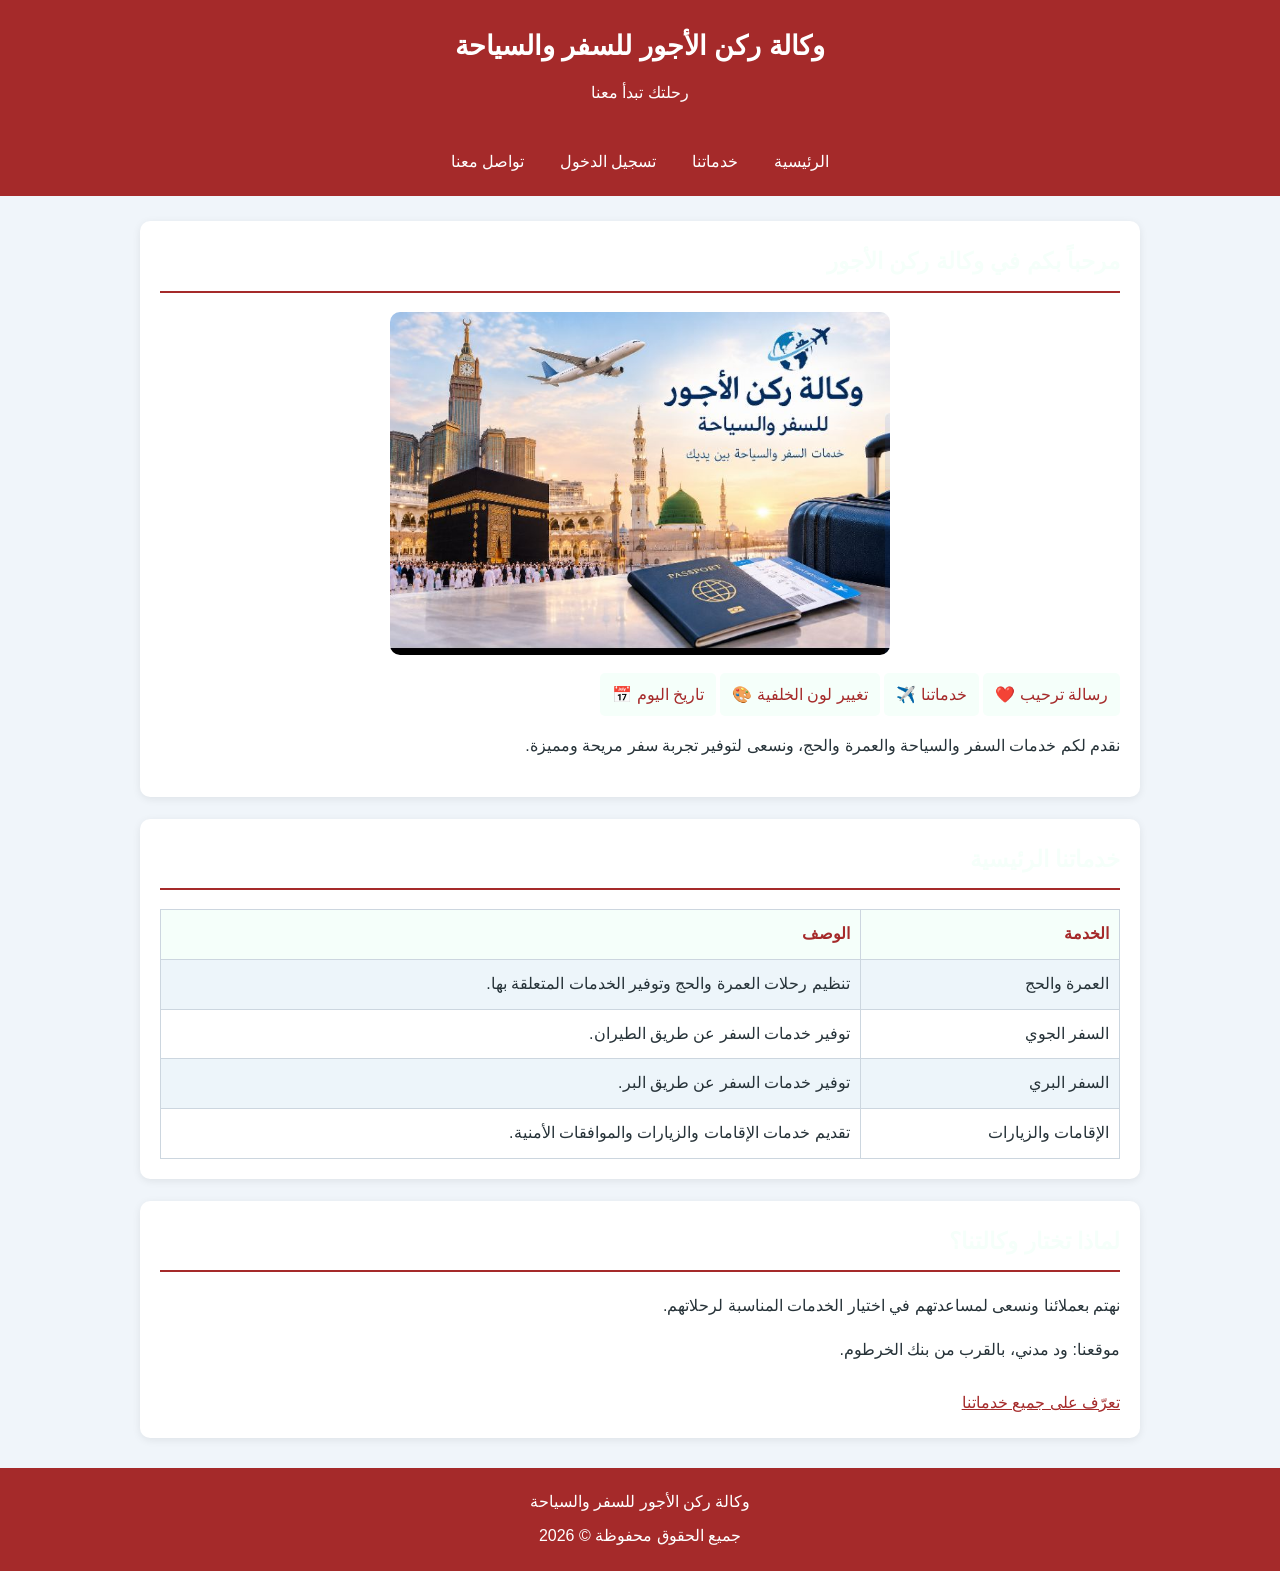
<file: index.html>
<!DOCTYPE html>
<html lang="ar" dir="rtl">

<head>
    <meta charset="UTF-8">
    <meta name="viewport" content="width=device-width, initial-scale=1.0">
    <title>وكالة ركن الأجور للسفر والسياحة</title>

    <link rel="stylesheet" href="CSS/style.css">
</head>

<body>

<header>
    <h1>وكالة ركن الأجور للسفر والسياحة</h1>
    <p>رحلتك تبدأ معنا</p>
</header>

<nav>
    <a href="index.html">الرئيسية</a>
    <a href="services.html">خدماتنا</a>
    <a href="login.html">تسجيل الدخول</a>
    <a href="contact.html">تواصل معنا</a>
</nav>

<main>

    <section>
        <h2>مرحباً بكم في وكالة ركن الأجور</h2>

        <img src="img/rukn.jpg" alt="وكالة ركن الأجور للسفر والسياحة">

        <!-- أزرار JavaScript -->
        <div class="home-buttons">

            <button type="button" onclick="showMessage()">
                رسالة ترحيب ❤️
            </button>

            <button type="button" onclick="showServices()">
                خدماتنا ✈️
            </button>

            <button type="button" onclick="changeBackground()">
                تغيير لون الخلفية 🎨
            </button>

            <button type="button" onclick="showDate()">
                تاريخ اليوم 📅
            </button>

        </div>

        <p>
            نقدم لكم خدمات السفر والسياحة والعمرة والحج،
            ونسعى لتوفير تجربة سفر مريحة ومميزة.
        </p>
    </section>

    <section>
        <h2>خدماتنا الرئيسية</h2>

        <table>
            <tr>
                <th>الخدمة</th>
                <th>الوصف</th>
            </tr>

            <tr>
                <td>العمرة والحج</td>
                <td>تنظيم رحلات العمرة والحج وتوفير الخدمات المتعلقة بها.</td>
            </tr>

            <tr>
                <td>السفر الجوي</td>
                <td>توفير خدمات السفر عن طريق الطيران.</td>
            </tr>

            <tr>
                <td>السفر البري</td>
                <td>توفير خدمات السفر عن طريق البر.</td>
            </tr>

            <tr>
                <td>الإقامات والزيارات</td>
                <td>تقديم خدمات الإقامات والزيارات والموافقات الأمنية.</td>
            </tr>
        </table>
    </section>

    <section>
        <h2>لماذا تختار وكالتنا؟</h2>

        <p>
            نهتم بعملائنا ونسعى لمساعدتهم في اختيار الخدمات
            المناسبة لرحلاتهم.
        </p>

        <p>
            موقعنا: ود مدني، بالقرب من بنك الخرطوم.
        </p>

        <a href="services.html">تعرّف على جميع خدماتنا</a>
    </section>

</main>

<footer>
    <p>وكالة ركن الأجور للسفر والسياحة</p>
    <p>جميع الحقوق محفوظة &copy; 2026</p>
</footer>

<!-- ربط ملف JavaScript -->
<script>
function showMessage() {
    alert("مرحباً بكم في وكالة ركن الأجور للسفر والسياحة! ❤️");
}

function showServices() {
    alert("خدماتنا:\nالحج والعمرة\nالسفر الجوي\nالسفر البري\nالإقامات والزيارات\nالموافقات الأمنية");
}

function changeBackground() {
    document.body.style.backgroundColor = "lightpink";
}

function showDate() {
    alert("تاريخ اليوم: " + new Date().toLocaleDateString());
}
</script>
<script src="JS/script.js"></script>
</body>
</html>
</file>
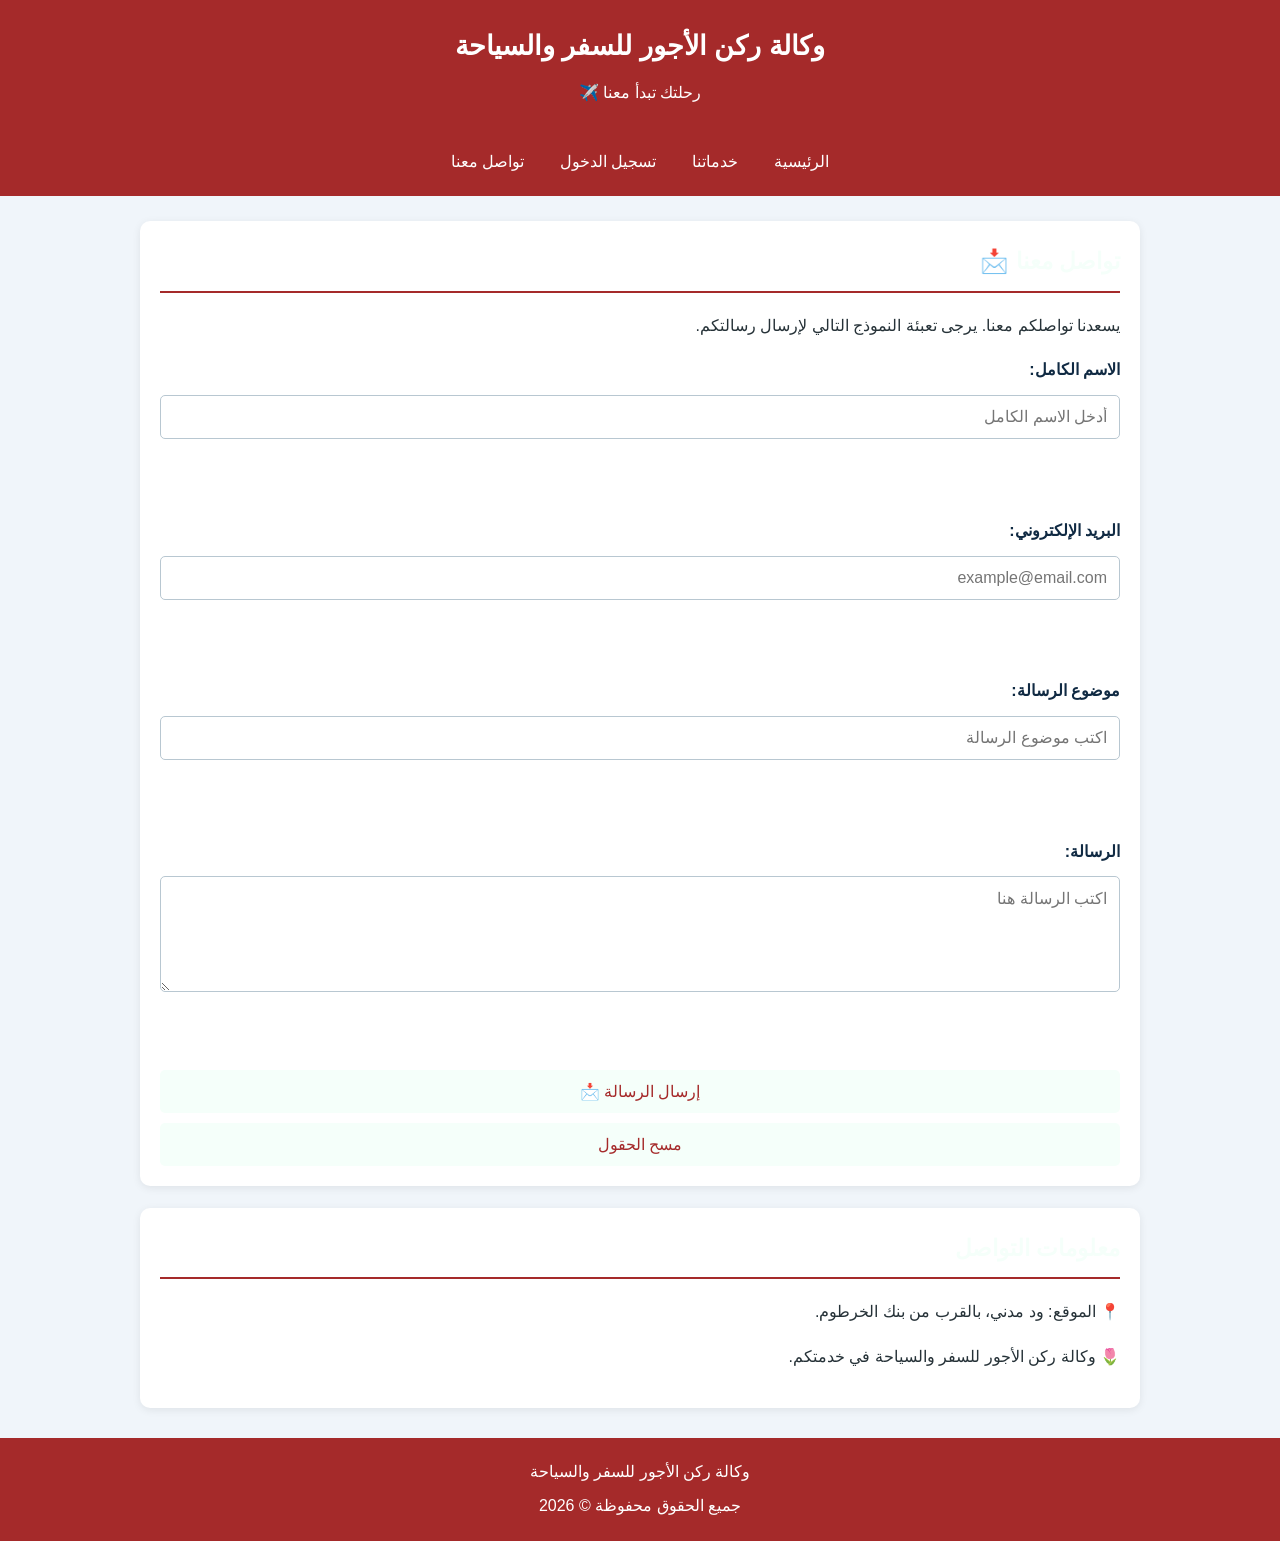
<file: contact.html>
<!DOCTYPE html>
<html lang="ar" dir="rtl">
<head>
    <meta charset="UTF-8">
    <meta name="viewport" content="width=device-width, initial-scale=1.0">
    <title>تواصل معنا - وكالة ركن الأجور</title>
    <link rel="stylesheet" href="CSS/style.css">
</head>
<body>

<header>
    <h1>وكالة ركن الأجور للسفر والسياحة</h1>
    <p>رحلتك تبدأ معنا ✈️</p>
</header>

<nav>
    <a href="index.html">الرئيسية</a>
    <a href="services.html">خدماتنا</a>
    <a href="login.html">تسجيل الدخول</a>
    <a href="contact.html">تواصل معنا</a>
</nav>

<main>
    <section>
        <h2>تواصل معنا 📩</h2>
        <p>يسعدنا تواصلكم معنا. يرجى تعبئة النموذج التالي لإرسال رسالتكم.</p>

        <form action="PHP/contact.php" method="POST">

            <label for="name">الاسم الكامل:</label>
            <input type="text" id="name" name="name"
                   placeholder="أدخل الاسم الكامل" required>

            <br><br>

            <label for="email">البريد الإلكتروني:</label>
            <input type="email" id="email" name="email"
                   placeholder="example@email.com" required>

            <br><br>

            <label for="subject">موضوع الرسالة:</label>
            <input type="text" id="subject" name="subject"
                   placeholder="اكتب موضوع الرسالة" required>

            <br><br>

            <label for="message">الرسالة:</label>
            <textarea id="message" name="message" rows="5"
                      placeholder="اكتب الرسالة هنا" required></textarea>

            <br><br>

            <button type="submit">إرسال الرسالة 📩</button>
            <button type="reset">مسح الحقول</button>

        </form>
    </section>

    <section>
        <h2>معلومات التواصل</h2>
        <p>📍 الموقع: ود مدني، بالقرب من بنك الخرطوم.</p>
        <p>🌷 وكالة ركن الأجور للسفر والسياحة في خدمتكم.</p>
    </section>
</main>

<footer>
    <p>وكالة ركن الأجور للسفر والسياحة</p>
    <p>جميع الحقوق محفوظة &copy; 2026</p>
</footer>

</body>
    </html>
</file>
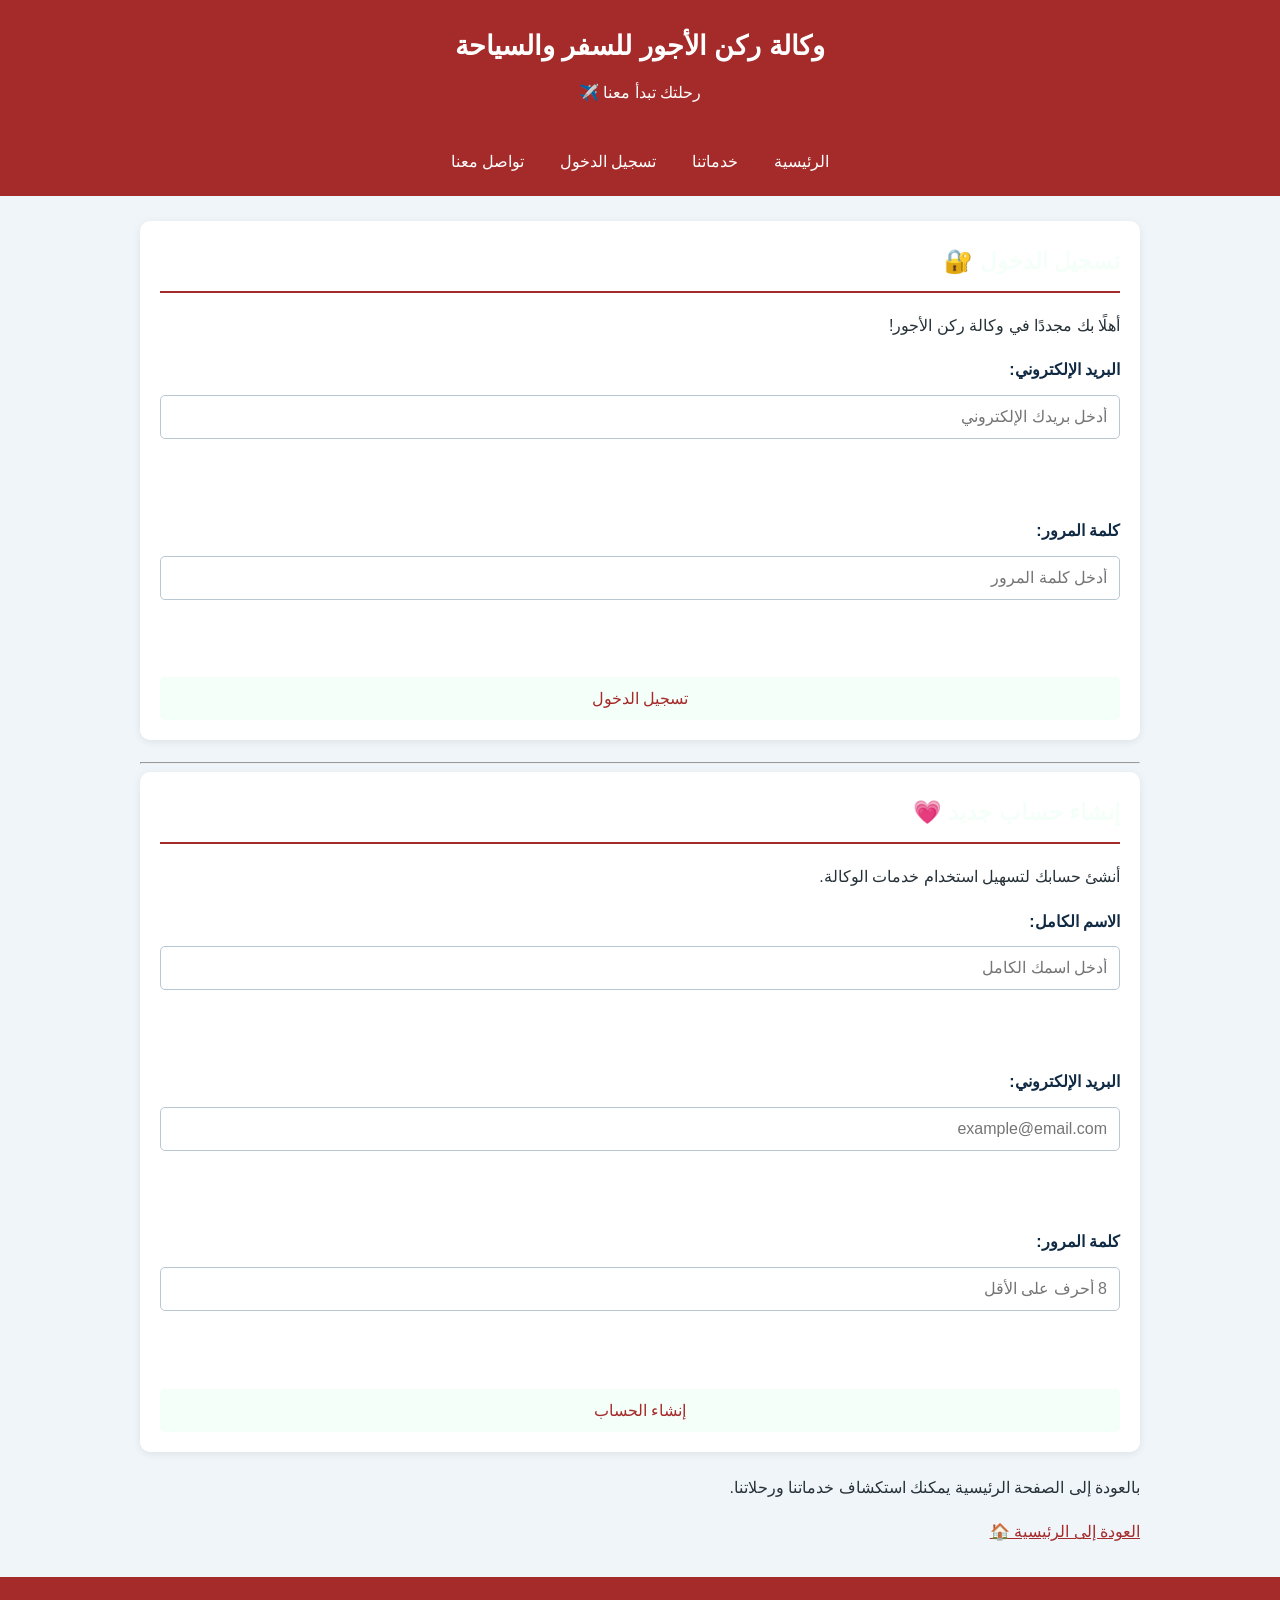
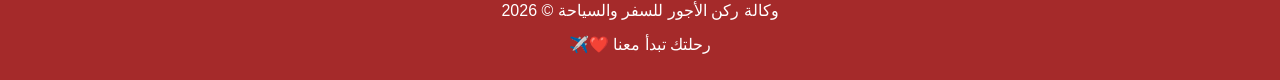
<file: login.html>
<!DOCTYPE html>
<html lang="ar" dir="rtl"><head>
    <meta charset="UTF-8">
    <meta name="viewport" content="width=device-width, initial-scale=1.0"><title>تسجيل الدخول - وكالة ركن الأجور للسفر والسياحة</title>

<link rel="stylesheet" href="CSS/style.css">

</head><body><header>
    <h1>وكالة ركن الأجور للسفر والسياحة</h1>
    <p>رحلتك تبدأ معنا ✈️</p>
</header>

<nav>
    <a href="index.html">الرئيسية</a>
    <a href="services.html">خدماتنا</a>
    <a href="login.html">تسجيل الدخول</a>
    <a href="contact.html">تواصل معنا</a>
</nav>

<main class="auth-container">

    <!-- تسجيل الدخول -->
    <section class="auth-form">

        <h2>تسجيل الدخول 🔐</h2>

        <p>أهلًا بك مجددًا في وكالة ركن الأجور!</p>

        <form action="PHP/login.php" method="POST">

            <label for="login-email">البريد الإلكتروني:</label>

            <input
                type="email"
                id="login-email"
                name="email"
                placeholder="أدخل بريدك الإلكتروني"
                autocomplete="email"
                required
            >

            <br><br>

            <label for="login-password">كلمة المرور:</label>

            <input
                type="password"
                id="login-password"
                name="password"
                placeholder="أدخل كلمة المرور"
                autocomplete="current-password"
                required
            >

            <br><br>

            <button type="submit">تسجيل الدخول</button>

        </form>

    </section>

    <hr>

    <!-- إنشاء حساب جديد -->
    <section class="auth-form">

        <h2>إنشاء حساب جديد 💗</h2>

        <p>أنشئ حسابك لتسهيل استخدام خدمات الوكالة.</p>

        <form action="PHP/register.php" method="POST">

            <label for="register-name">الاسم الكامل:</label>

            <input
                type="text"
                id="register-name"
                name="name"
                placeholder="أدخل اسمك الكامل"
                autocomplete="name"
                maxlength="100"
                required
            >

            <br><br>

            <label for="register-email">البريد الإلكتروني:</label>

            <input
                type="email"
                id="register-email"
                name="email"
                placeholder="example@email.com"
                autocomplete="email"
                required
            >

            <br><br>

            <label for="register-password">كلمة المرور:</label>

            <input
                type="password"
                id="register-password"
                name="password"
                placeholder="8 أحرف على الأقل"
                autocomplete="new-password"
                minlength="8"
                required
            >

            <br><br>

            <button type="submit">إنشاء الحساب</button>

        </form>

    </section>

    <p>
        بالعودة إلى الصفحة الرئيسية يمكنك استكشاف خدماتنا ورحلاتنا.
    </p>

    <a href="index.html">العودة إلى الرئيسية 🏠</a>

</main>

<footer>
    <p>وكالة ركن الأجور للسفر والسياحة © 2026</p>
    <p>رحلتك تبدأ معنا ❤️✈️</p>
</footer>

</body></html>
</file>
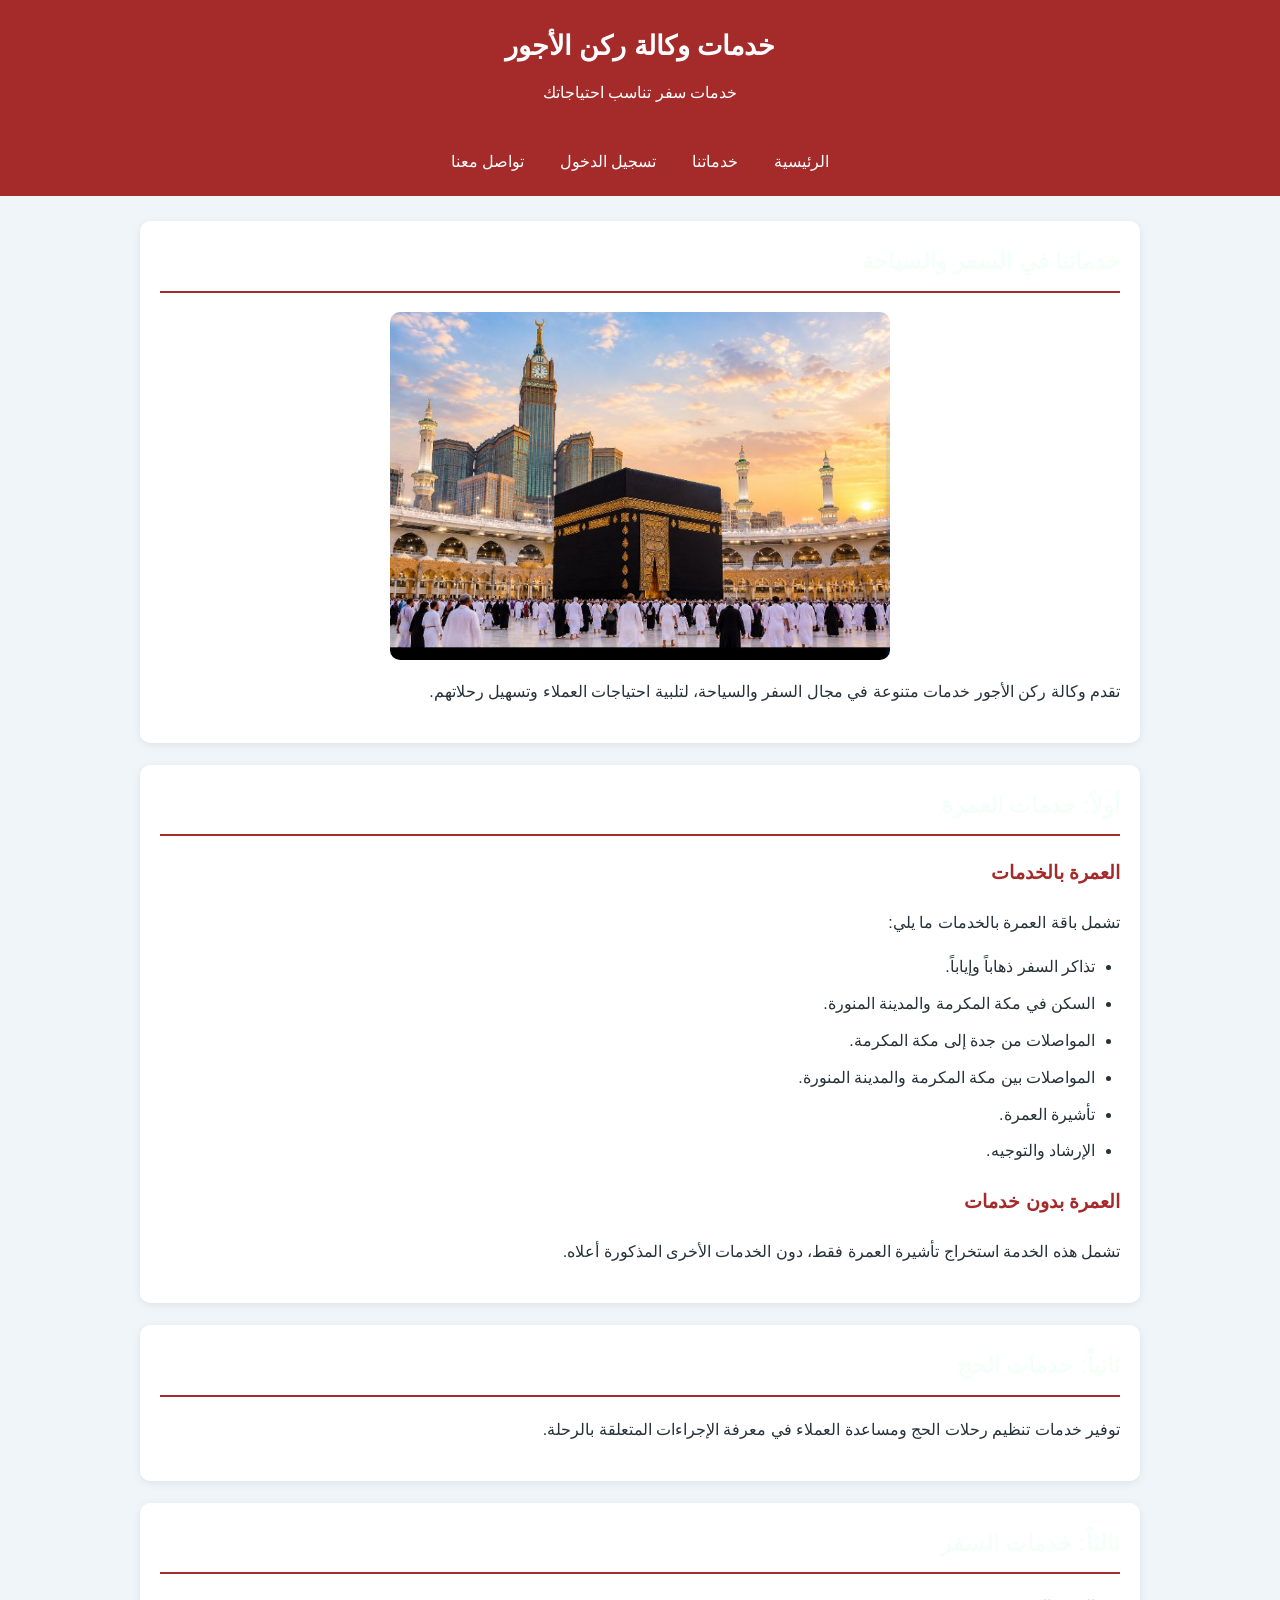
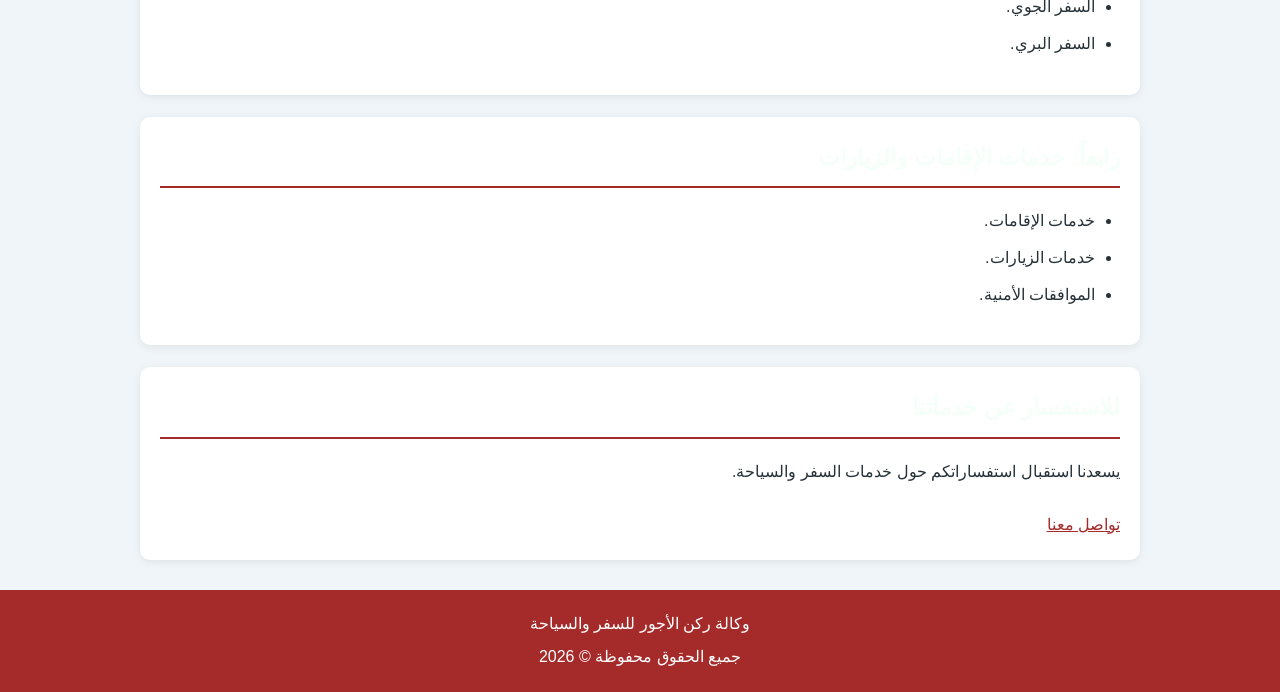
<file: services.html>
<!DOCTYPE html><html lang="ar" dir="rtl"><head>
    <meta charset="UTF-8">
    <meta name="viewport" content="width=device-width, initial-scale=1.0"><title>خدماتنا - وكالة ركن الأجور</title>

    <link rel="stylesheet" href="CSS/style.css">

</head><body><header>
    <h1>خدمات وكالة ركن الأجور</h1>
    <p>خدمات سفر تناسب احتياجاتك</p>
</header>

<nav>
    <a href="index.html">الرئيسية</a>
    <a href="services.html">خدماتنا</a>
    <a href="login.html">تسجيل الدخول</a>
    <a href="contact.html">تواصل معنا</a>
</nav>

<main>

    <section>
        <h2>خدماتنا في السفر والسياحة</h2>

        <img src="img/service.jpg" alt="خدمات وكالة ركن الأجور للسفر والسياحة">

        <p>
            تقدم وكالة ركن الأجور خدمات متنوعة في مجال السفر والسياحة،
            لتلبية احتياجات العملاء وتسهيل رحلاتهم.
        </p>
    </section>

    <section>
        <h2>أولاً: خدمات العمرة</h2>

        <h3>العمرة بالخدمات</h3>

        <p>تشمل باقة العمرة بالخدمات ما يلي:</p>

        <ul>
            <li>تذاكر السفر ذهاباً وإياباً.</li>
            <li>السكن في مكة المكرمة والمدينة المنورة.</li>
            <li>المواصلات من جدة إلى مكة المكرمة.</li>
            <li>المواصلات بين مكة المكرمة والمدينة المنورة.</li>
            <li>تأشيرة العمرة.</li>
            <li>الإرشاد والتوجيه.</li>
        </ul>

        <h3>العمرة بدون خدمات</h3>

        <p>
            تشمل هذه الخدمة استخراج تأشيرة العمرة فقط،
            دون الخدمات الأخرى المذكورة أعلاه.
        </p>
    </section>

    <section>
        <h2>ثانياً: خدمات الحج</h2>

        <p>
            توفير خدمات تنظيم رحلات الحج ومساعدة العملاء
            في معرفة الإجراءات المتعلقة بالرحلة.
        </p>
    </section>

    <section>
        <h2>ثالثاً: خدمات السفر</h2>

        <ul>
            <li>السفر الجوي.</li>
            <li>السفر البري.</li>
        </ul>
    </section>

    <section>
        <h2>رابعاً: خدمات الإقامات والزيارات</h2>

        <ul>
            <li>خدمات الإقامات.</li>
            <li>خدمات الزيارات.</li>
            <li>الموافقات الأمنية.</li>
        </ul>
    </section>

    <section>
        <h2>للاستفسار عن خدماتنا</h2>

        <p>
            يسعدنا استقبال استفساراتكم حول خدمات السفر والسياحة.
        </p>

        <a href="contact.html">تواصل معنا</a>
    </section>

</main>

<footer>
    <p>وكالة ركن الأجور للسفر والسياحة</p>
    <p>جميع الحقوق محفوظة &copy; 2026</p>
</footer>

</body></html>
</file>
<file: CSS/style.css>
/* الإعدادات العامة */
* {
    box-sizing: border-box;
}

body {
    margin: 0;
    padding: 0;
    font-family: Arial, sans-serif;
    direction: rtl;
    background-color: #f0f5fa;
    color: #263238;
    font-size: 16px;
    line-height: 1.8;
}

/* رأس الصفحة */
header {
    background-color: brown;
    color: white;
    text-align: center;
    padding: 22px 12px;
}

header h1 {
    margin: 0;
    font-size: 27px;
}

header p {
    margin: 8px 0 0;
    font-size: 16px;
}

/* قائمة التنقل */
nav {
    background-color: brown;
    padding: 12px;
    display: flex;
    justify-content: center;
    align-items: center;
    flex-wrap: wrap;
    gap: 8px;
}

nav a {
    color: white;
    text-decoration: none;
    padding: 7px 14px;
    border-radius: 5px;
    font-size: 16px;
}

nav a:hover {
    background-color: brown;
}

/* المحتوى الرئيسي */
main {
    width: 92%;
    max-width: 1000px;
    margin: 25px auto;
}

/* الأقسام */
section {
    background-color: white;
    margin-bottom: 22px;
    padding: 20px;
    border-radius: 10px;
    box-shadow: 0 2px 8px rgba(0, 0, 0, 0.08);
}

section h2 {
    color: mintcream;
    font-size: 23px;
    margin-top: 0;
    padding-bottom: 8px;
    border-bottom: 2px solid brown;
}

section h3 {
    color: brown;
    font-size: 19px;
}

/* الصور */
section img {
    display: block;
    width: 100%;
    max-width: 500px;
    height: auto;
    margin: 18px auto;
    border-radius: 10px;
}

/* الروابط */
a {
    color: brown;
}

nav a {
    color: white;
}

section a {
    display: inline-block;
    margin-top: 8px;
}

/* الجداول */
table {
    width: 100%;
    border-collapse: collapse;
    margin-top: 15px;
    background-color: white;
}

th,
td {
    border: 1px solid #ccd6df;
    padding: 10px;
    text-align: right;
    overflow-wrap: break-word;
}

th {
    background-color: mintcream;
    color: brown;
}

tr:nth-child(even) {
    background-color: #edf5fa;
}

/* القوائم */
ul {
    padding-right: 25px;
}

li {
    margin-bottom: 8px;
}

/* النماذج */
form {
    display: flex;
    flex-direction: column;
    gap: 10px;
}

label {
    font-weight: bold;
    color: #102a43;
}

input,
textarea {
    width: 100%;
    padding: 12px;
    border: 1px solid #b8c7d1;
    border-radius: 5px;
    font-family: Arial, sans-serif;
    font-size: 16px;
    background-color: white;
}

input:focus,
textarea:focus {
    outline: none;
    border-color: #740808;
}

textarea {
    resize: vertical;
}

/* الأزرار */
button {
    background-color: mintcream;
    color: brown;
    border: none;
    padding: 12px;
    border-radius: 5px;
    font-size: 16px;
    cursor: pointer;
    font-family: Arial, sans-serif;
}

button:hover {
    background-color: #6a460d;
}

/* أسفل الصفحة */
footer {
    background-color: brown;
    color: white;
    text-align: center;
    padding: 15px;
    margin-top: 30px;
}

footer p {
    margin: 5px 0;
}

/* تنسيق شاشات الموبايل */
@media screen and (max-width: 600px) {

    header h1 {
        font-size: 22px;
    }

    header p {
        font-size: 15px;
    }

    nav {
        gap: 5px;
        padding: 8px;
    }

    nav a {
        padding: 7px 9px;
        font-size: 14px;
    }

    main {
        width: 94%;
        margin: 15px auto;
    }

    section {
        padding: 14px;
    }

    section h2 {
        font-size: 20px;
    }

    section h3 {
        font-size: 17px;
    }

    section img {
        max-width: 100%;
    }

    table {
        font-size: 14px;
    }

    th,
    td {
        padding: 7px;
      /* تصميم عنوان الصفحة */
.title-box {
    background: linear-gradient(
        to right,
        black,
        red,
        green,
        blue
    );

    padding: 5px;
    border-radius: 50% / 35%;
    text-align: center;
    margin: 20px auto;
    width: 95%;
    max-width: 900px;
}

/* تنسيق الكتابة داخل العنوان */
.title-box h1 {
    background-color: pink;
    color: darkred;
    text-decoration: underline;
    font-size: 30px;
    margin: 0;
    padding: 15px 8px;
    border-radius: 50% / 35%;
  @media screen and (max-width: 600px) {
    .title-box h1 {
        font-size: 20px;
        padding: 12px 5px;
    }
}
}
    }
    }
</file>
